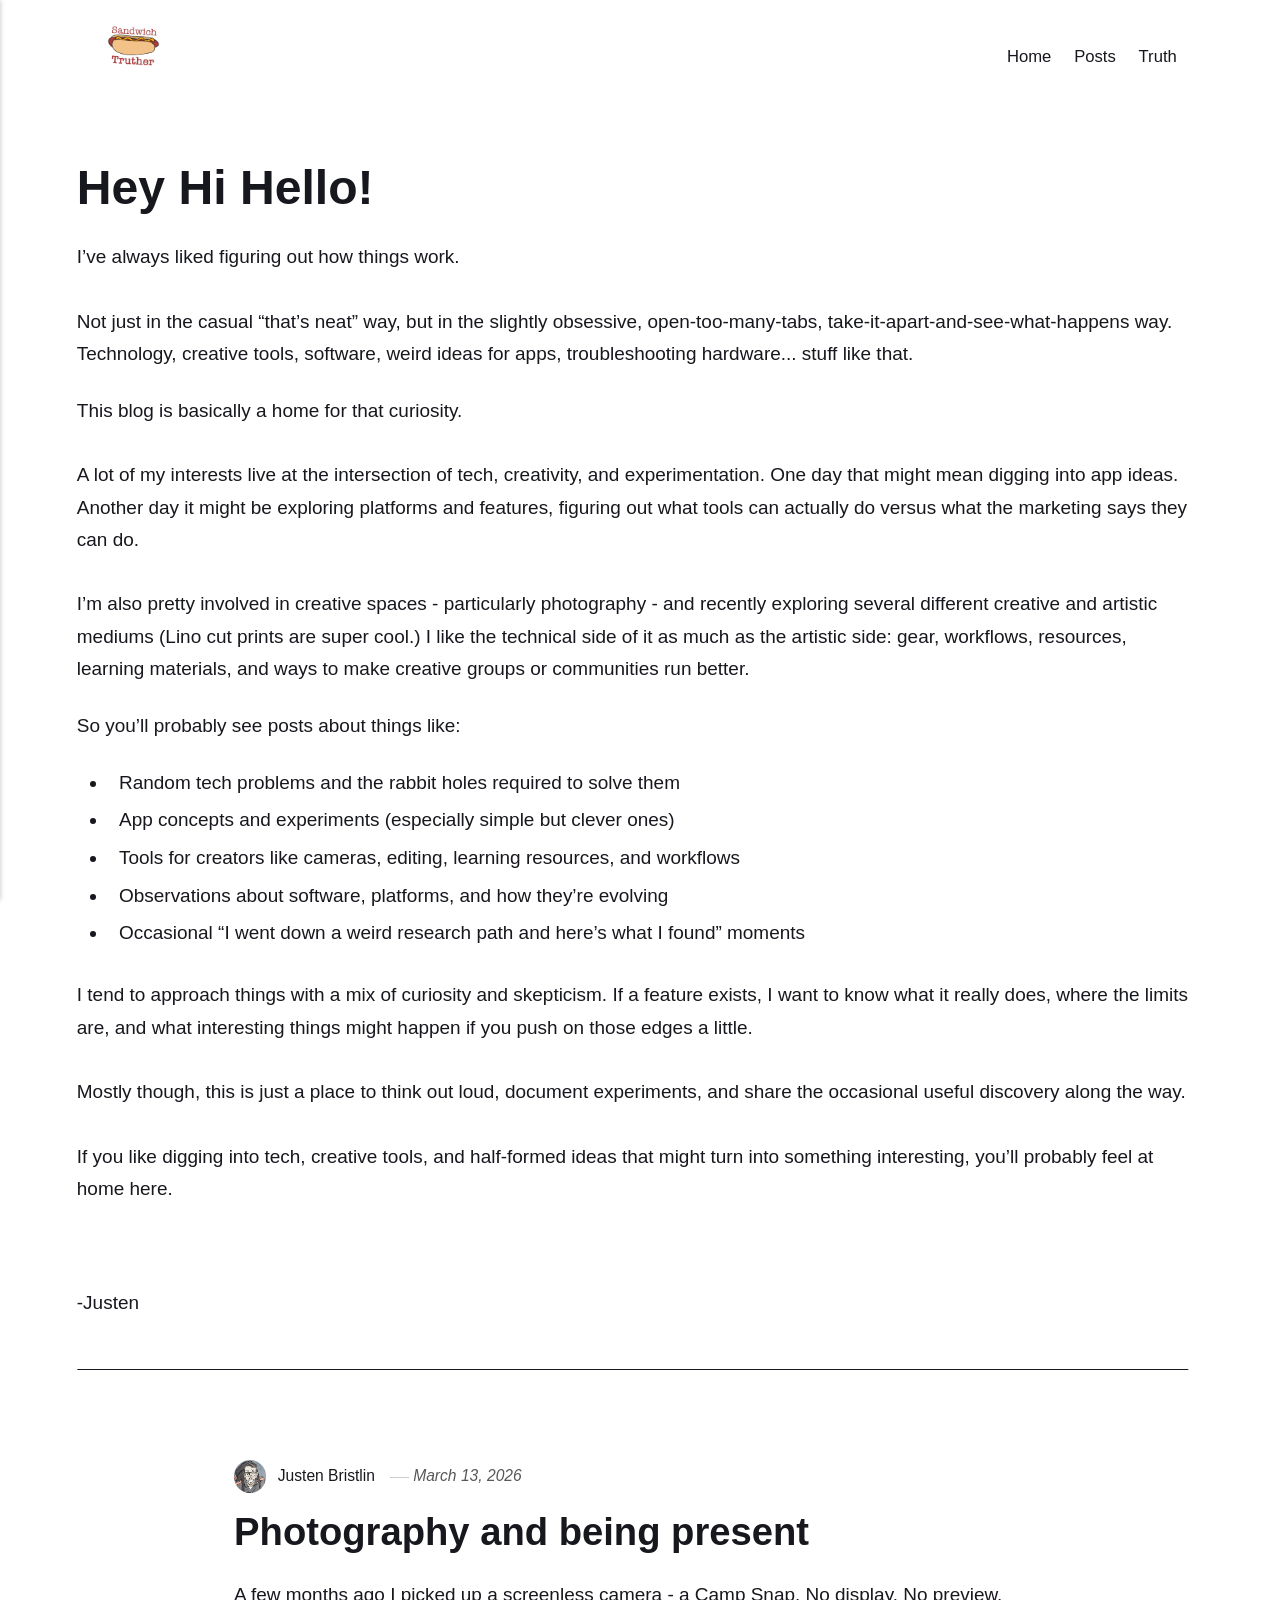
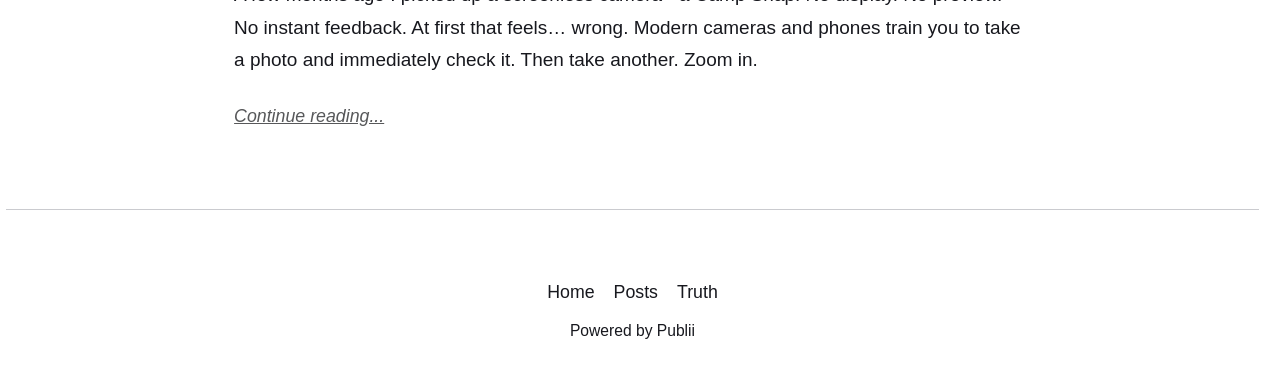
<file: index.html>
<!DOCTYPE html><html lang="en-gb"><head><meta charset="utf-8"><meta http-equiv="X-UA-Compatible" content="IE=edge"><meta name="viewport" content="width=device-width,initial-scale=1"><title>Justen&#x27;s blog</title><meta name="generator" content="Publii Open-Source CMS for Static Site"><link rel="canonical" href="https://jaydubbee.github.io/Sour-Cream-and-Fire-Sauce/"><link rel="alternate" type="application/atom+xml" href="https://jaydubbee.github.io/Sour-Cream-and-Fire-Sauce/feed.xml" title="Justen&#x27;s blog - RSS"><link rel="alternate" type="application/json" href="https://jaydubbee.github.io/Sour-Cream-and-Fire-Sauce/feed.json" title="Justen&#x27;s blog - JSON"><meta property="og:title" content="Justen's blog"><meta property="og:image" content="https://jaydubbee.github.io/Sour-Cream-and-Fire-Sauce/media/website/Sandwich-Truther.png"><meta property="og:image:width" content="2752"><meta property="og:image:height" content="2064"><meta property="og:site_name" content="Justen's blog"><meta property="og:description" content=""><meta property="og:url" content="https://jaydubbee.github.io/Sour-Cream-and-Fire-Sauce/"><meta property="og:type" content="website"><link rel="stylesheet" href="https://jaydubbee.github.io/Sour-Cream-and-Fire-Sauce/assets/css/style.css?v=dfd62100b0cac467c98e897f8062802e"><script type="application/ld+json">{"@context":"http://schema.org","@type":"Organization","name":"Justen's blog","logo":"https://jaydubbee.github.io/Sour-Cream-and-Fire-Sauce/media/website/Sandwich-Truther.png","url":"https://jaydubbee.github.io/Sour-Cream-and-Fire-Sauce/"}</script><noscript><style>img[loading] {
                    opacity: 1;
                }</style></noscript></head><body class="home-template"><header class="top js-header"><a class="logo" href="https://jaydubbee.github.io/Sour-Cream-and-Fire-Sauce/"><img src="https://jaydubbee.github.io/Sour-Cream-and-Fire-Sauce/media/website/Sandwich-Truther.png" alt="Justen&#x27;s blog" width="2752" height="2064"></a><nav class="navbar js-navbar"><button class="navbar__toggle js-toggle" aria-label="Menu" aria-haspopup="true" aria-expanded="false"><span class="navbar__toggle-box"><span class="navbar__toggle-inner">Menu</span></span></button><ul class="navbar__menu"><li class="active"><a href="https://jaydubbee.github.io/Sour-Cream-and-Fire-Sauce/" title="Home" target="_self">Home</a></li><li><a href="https://jaydubbee.github.io/Sour-Cream-and-Fire-Sauce/" title="Posts" target="_self">Posts</a></li><li><a href="https://jaydubbee.github.io/Sour-Cream-and-Fire-Sauce/hey-hi-hello.html" title="Truth" target="_self">Truth</a></li></ul></nav></header><main><div class="hero hero--noimage"><header class="hero__content"><div class="wrapper"><h1>Hey Hi Hello!</h1><p>I’ve always liked figuring out how things work.<br><br>Not just in the casual “that’s neat” way, but in the slightly obsessive, open-too-many-tabs, take-it-apart-and-see-what-happens way. Technology, creative tools, software, weird ideas for apps, troubleshooting hardware... stuff like that.</p><p>This blog is basically a home for that curiosity.<br><br>A lot of my interests live at the intersection of tech, creativity, and experimentation. One day that might mean digging into app ideas. Another day it might be exploring platforms and features, figuring out what tools can actually do versus what the marketing says they can do.<br><br>I’m also pretty involved in creative spaces - particularly photography - and recently exploring several different creative and artistic mediums (Lino cut prints are super cool.) I like the technical side of it as much as the artistic side: gear, workflows, resources, learning materials, and ways to make creative groups or communities run better.</p><p>So you’ll probably see posts about things like:</p><ul><li>Random tech problems and the rabbit holes required to solve them</li><li>App concepts and experiments (especially simple but clever ones)</li><li>Tools for creators like cameras, editing, learning resources, and workflows</li><li>Observations about software, platforms, and how they’re evolving</li><li>Occasional “I went down a weird research path and here’s what I found” moments</li></ul><p>I tend to approach things with a mix of curiosity and skepticism. If a feature exists, I want to know what it really does, where the limits are, and what interesting things might happen if you push on those edges a little.<br><br>Mostly though, this is just a place to think out loud, document experiments, and share the occasional useful discovery along the way.<br><br>If you like digging into tech, creative tools, and half-formed ideas that might turn into something interesting, you’ll probably feel at home here.</p><p> </p><p>-Justen</p></div></header></div><div class="wrapper feed"><article class="feed__item feed__item--centered"><div class="feed__content"><header><div class="feed__meta"><img src="https://jaydubbee.github.io/Sour-Cream-and-Fire-Sauce/media/website/Screenshot-2026-03-13-110055.png" loading="lazy" height="445" width="484" class="feed__author-thumb" alt=""> <a href="https://jaydubbee.github.io/Sour-Cream-and-Fire-Sauce/authors/justen-bristlin/" class="feed__author">Justen Bristlin</a> <time datetime="2026-03-13T10:35" class="feed__date">March 13, 2026</time></div><h2 class="feed__title"><a href="https://jaydubbee.github.io/Sour-Cream-and-Fire-Sauce/photography-and-being-present.html">Photography and being present</a></h2></header><p>A few months ago I picked up a screenless camera - a Camp Snap. No display. No preview. No instant feedback. At first that feels… wrong. Modern cameras and phones train you to take a photo and immediately check it. Then take another. Zoom in.</p><a href="https://jaydubbee.github.io/Sour-Cream-and-Fire-Sauce/photography-and-being-present.html" class="readmore feed__readmore">Continue reading...</a></div></article></div></main><footer class="footer"><div class="wrapper"><nav class="footer__nav"><ul><li class="active"><a href="https://jaydubbee.github.io/Sour-Cream-and-Fire-Sauce/" class="al" title="Home" target="_self">Home</a></li><li><a href="https://jaydubbee.github.io/Sour-Cream-and-Fire-Sauce/" class="al" title="Posts" target="_self">Posts</a></li><li><a href="https://jaydubbee.github.io/Sour-Cream-and-Fire-Sauce/hey-hi-hello.html" class="al" title="Truth" target="_self">Truth</a></li></ul></nav><div class="footer__copyright"><p>Powered by Publii</p></div><button id="backToTop" class="footer__bttop" aria-label="Back to top" title="Back to top"><svg width="20" height="20"><use xlink:href="https://jaydubbee.github.io/Sour-Cream-and-Fire-Sauce/assets/svg/svg-map.svg#toparrow"/></svg></button></div></footer><script defer="defer" src="https://jaydubbee.github.io/Sour-Cream-and-Fire-Sauce/assets/js/scripts.min.js?v=d0fc1030089a37f93a2d51bf6d07565c"></script><script>window.publiiThemeMenuConfig={mobileMenuMode:'sidebar',animationSpeed:300,submenuWidth: 'auto',doubleClickTime:500,mobileMenuExpandableSubmenus:true,relatedContainerForOverlayMenuSelector:'.top'};</script><script>var images = document.querySelectorAll('img[loading]');
        for (var i = 0; i < images.length; i++) {
            if (images[i].complete) {
                images[i].classList.add('is-loaded');
            } else {
                images[i].addEventListener('load', function () {
                    this.classList.add('is-loaded');
                }, false);
            }
        }</script></body></html>
</file>
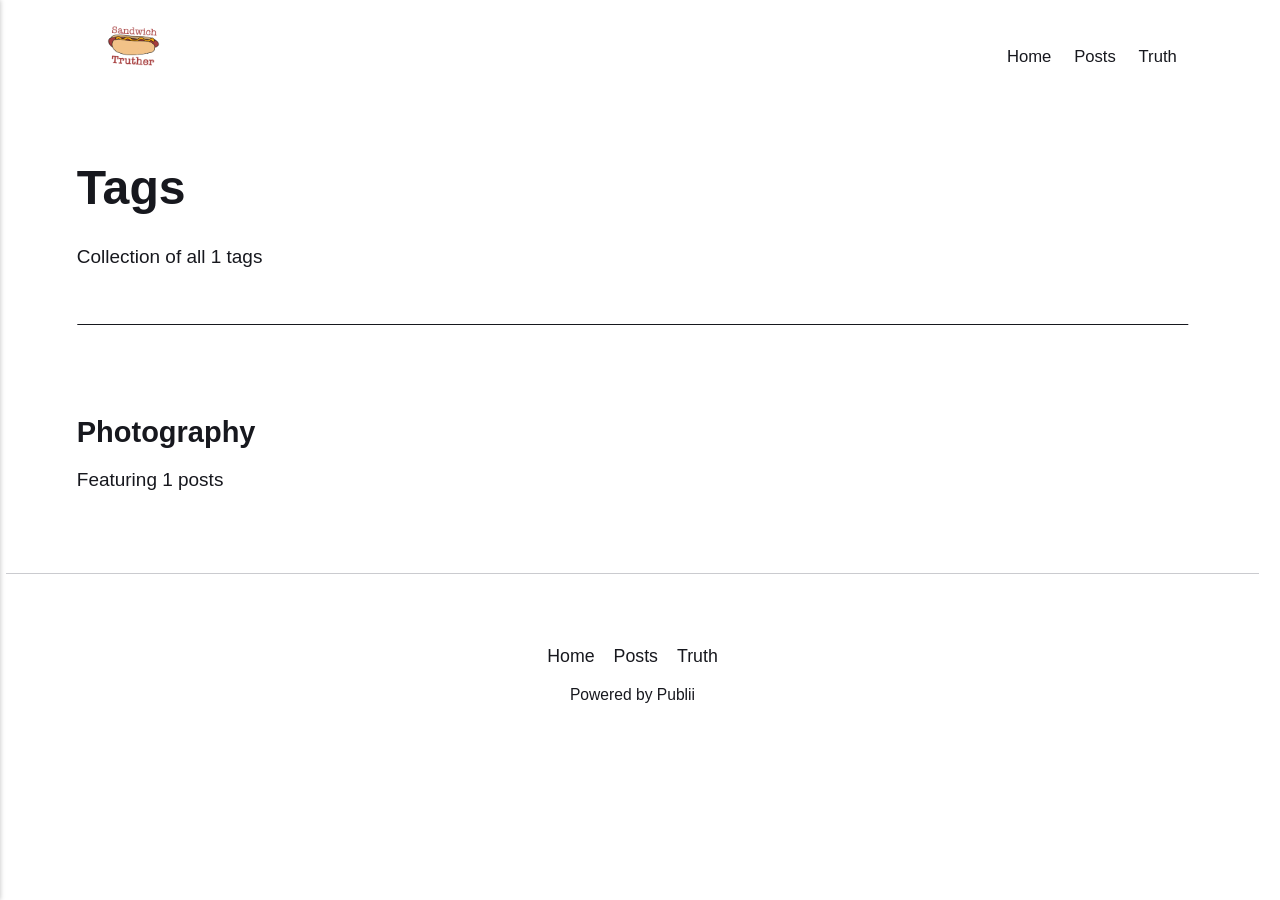
<file: tags/index.html>
<!DOCTYPE html><html lang="en-gb"><head><meta charset="utf-8"><meta http-equiv="X-UA-Compatible" content="IE=edge"><meta name="viewport" content="width=device-width,initial-scale=1"><title>All tags - Justen&#x27;s blog</title><meta name="robots" content="noindex, follow"><meta name="generator" content="Publii Open-Source CMS for Static Site"><link rel="alternate" type="application/atom+xml" href="https://jaydubbee.github.io/Sour-Cream-and-Fire-Sauce/feed.xml" title="Justen&#x27;s blog - RSS"><link rel="alternate" type="application/json" href="https://jaydubbee.github.io/Sour-Cream-and-Fire-Sauce/feed.json" title="Justen&#x27;s blog - JSON"><meta property="og:title" content="Justen's blog"><meta property="og:image" content="https://jaydubbee.github.io/Sour-Cream-and-Fire-Sauce/media/website/Sandwich-Truther.png"><meta property="og:image:width" content="2752"><meta property="og:image:height" content="2064"><meta property="og:site_name" content="Justen's blog"><meta property="og:description" content=""><meta property="og:url" content="https://jaydubbee.github.io/Sour-Cream-and-Fire-Sauce/tags/"><meta property="og:type" content="website"><link rel="stylesheet" href="https://jaydubbee.github.io/Sour-Cream-and-Fire-Sauce/assets/css/style.css?v=dfd62100b0cac467c98e897f8062802e"><script type="application/ld+json">{"@context":"http://schema.org","@type":"Organization","name":"Justen's blog","logo":"https://jaydubbee.github.io/Sour-Cream-and-Fire-Sauce/media/website/Sandwich-Truther.png","url":"https://jaydubbee.github.io/Sour-Cream-and-Fire-Sauce/"}</script><noscript><style>img[loading] {
                    opacity: 1;
                }</style></noscript></head><body class="tags-template"><header class="top js-header"><a class="logo" href="https://jaydubbee.github.io/Sour-Cream-and-Fire-Sauce/"><img src="https://jaydubbee.github.io/Sour-Cream-and-Fire-Sauce/media/website/Sandwich-Truther.png" alt="Justen&#x27;s blog" width="2752" height="2064"></a><nav class="navbar js-navbar"><button class="navbar__toggle js-toggle" aria-label="Menu" aria-haspopup="true" aria-expanded="false"><span class="navbar__toggle-box"><span class="navbar__toggle-inner">Menu</span></span></button><ul class="navbar__menu"><li><a href="https://jaydubbee.github.io/Sour-Cream-and-Fire-Sauce/" title="Home" target="_self">Home</a></li><li><a href="https://jaydubbee.github.io/Sour-Cream-and-Fire-Sauce/" title="Posts" target="_self">Posts</a></li><li><a href="https://jaydubbee.github.io/Sour-Cream-and-Fire-Sauce/hey-hi-hello.html" title="Truth" target="_self">Truth</a></li></ul></nav></header><main class="page page--tags"><div class="hero hero--noimage"><header class="hero__content"><div class="wrapper"><h1>Tags</h1><p class="page__desc">Collection of all 1 tags</p></div></header></div><div class="wrapper"><ul class="feed feed--grid"><li class="feed__item"><div class="feed__content"><h2 class="h3"><a href="https://jaydubbee.github.io/Sour-Cream-and-Fire-Sauce/tags/photography/">Photography</a></h2><p>Featuring 1 posts</p></div></li></ul></div></main><footer class="footer"><div class="wrapper"><nav class="footer__nav"><ul><li><a href="https://jaydubbee.github.io/Sour-Cream-and-Fire-Sauce/" class="al" title="Home" target="_self">Home</a></li><li><a href="https://jaydubbee.github.io/Sour-Cream-and-Fire-Sauce/" class="al" title="Posts" target="_self">Posts</a></li><li><a href="https://jaydubbee.github.io/Sour-Cream-and-Fire-Sauce/hey-hi-hello.html" class="al" title="Truth" target="_self">Truth</a></li></ul></nav><div class="footer__copyright"><p>Powered by Publii</p></div><button id="backToTop" class="footer__bttop" aria-label="Back to top" title="Back to top"><svg width="20" height="20"><use xlink:href="https://jaydubbee.github.io/Sour-Cream-and-Fire-Sauce/assets/svg/svg-map.svg#toparrow"/></svg></button></div></footer><script defer="defer" src="https://jaydubbee.github.io/Sour-Cream-and-Fire-Sauce/assets/js/scripts.min.js?v=d0fc1030089a37f93a2d51bf6d07565c"></script><script>window.publiiThemeMenuConfig={mobileMenuMode:'sidebar',animationSpeed:300,submenuWidth: 'auto',doubleClickTime:500,mobileMenuExpandableSubmenus:true,relatedContainerForOverlayMenuSelector:'.top'};</script><script>var images = document.querySelectorAll('img[loading]');
        for (var i = 0; i < images.length; i++) {
            if (images[i].complete) {
                images[i].classList.add('is-loaded');
            } else {
                images[i].addEventListener('load', function () {
                    this.classList.add('is-loaded');
                }, false);
            }
        }</script></body></html>
</file>
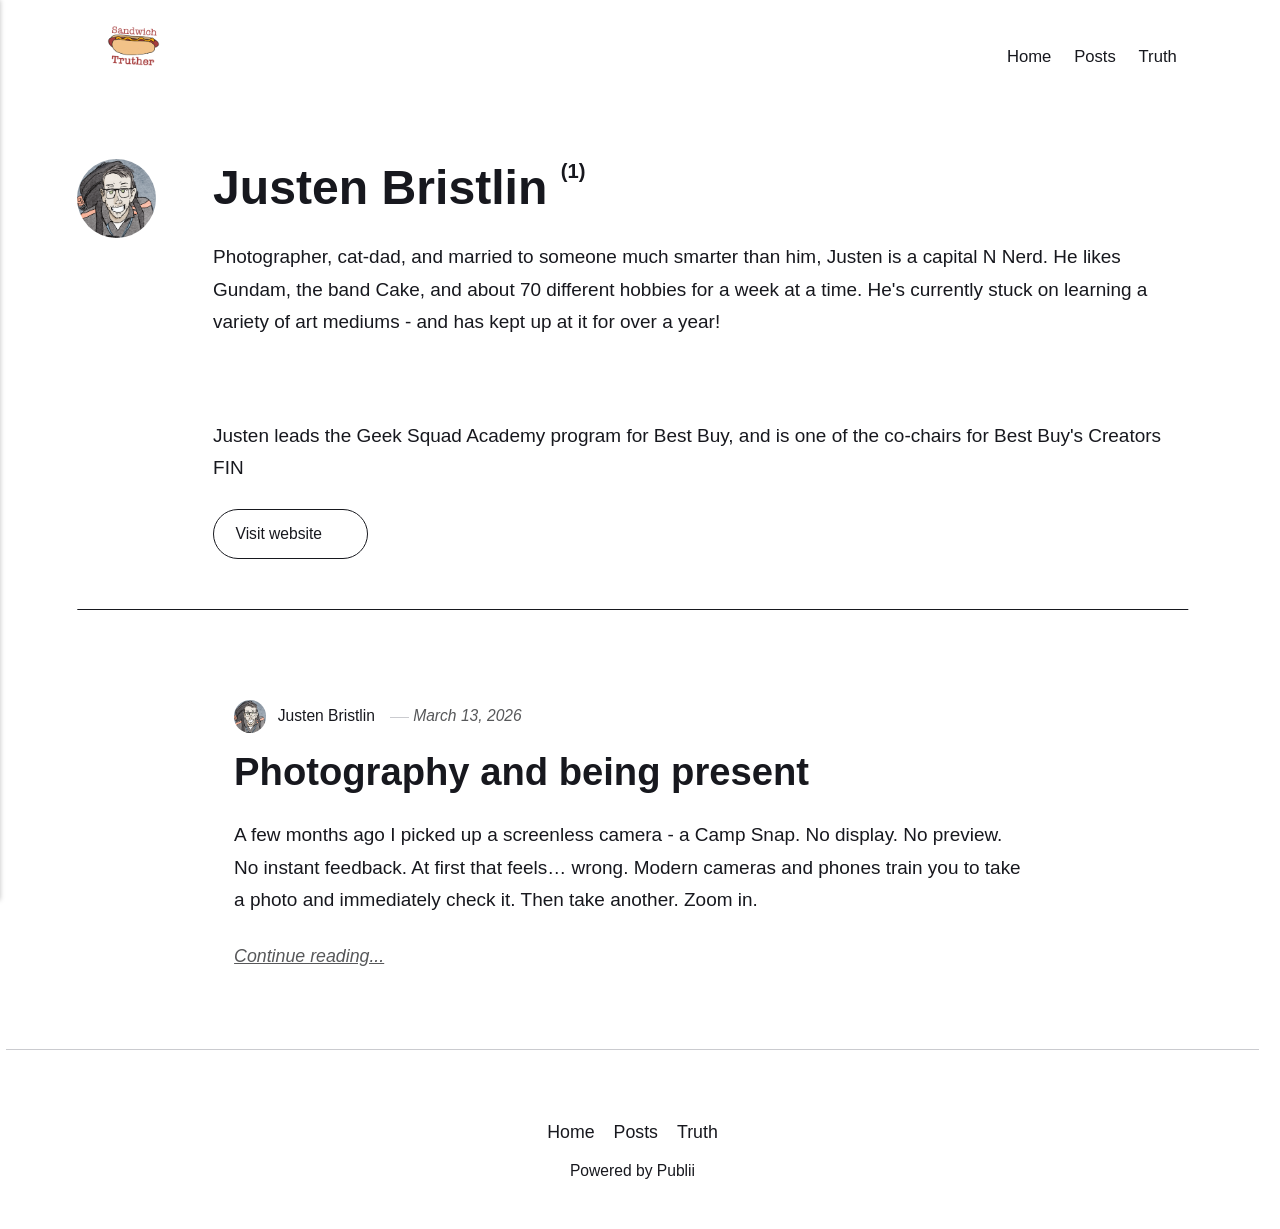
<file: authors/justen-bristlin/index.html>
<!DOCTYPE html><html lang="en-gb"><head><meta charset="utf-8"><meta http-equiv="X-UA-Compatible" content="IE=edge"><meta name="viewport" content="width=device-width,initial-scale=1"><title>Author: Justen Bristlin - Justen&#x27;s blog</title><meta name="robots" content="noindex, follow"><meta name="generator" content="Publii Open-Source CMS for Static Site"><link rel="alternate" type="application/atom+xml" href="https://jaydubbee.github.io/Sour-Cream-and-Fire-Sauce/feed.xml" title="Justen&#x27;s blog - RSS"><link rel="alternate" type="application/json" href="https://jaydubbee.github.io/Sour-Cream-and-Fire-Sauce/feed.json" title="Justen&#x27;s blog - JSON"><meta property="og:title" content="Justen Bristlin"><meta property="og:image" content="https://jaydubbee.github.io/Sour-Cream-and-Fire-Sauce/media/website/Sandwich-Truther.png"><meta property="og:image:width" content="2752"><meta property="og:image:height" content="2064"><meta property="og:site_name" content="Justen's blog"><meta property="og:description" content=""><meta property="og:url" content="https://jaydubbee.github.io/Sour-Cream-and-Fire-Sauce/authors/justen-bristlin/"><meta property="og:type" content="website"><link rel="stylesheet" href="https://jaydubbee.github.io/Sour-Cream-and-Fire-Sauce/assets/css/style.css?v=dfd62100b0cac467c98e897f8062802e"><script type="application/ld+json">{"@context":"http://schema.org","@type":"Organization","name":"Justen's blog","logo":"https://jaydubbee.github.io/Sour-Cream-and-Fire-Sauce/media/website/Sandwich-Truther.png","url":"https://jaydubbee.github.io/Sour-Cream-and-Fire-Sauce/"}</script><noscript><style>img[loading] {
                    opacity: 1;
                }</style></noscript></head><body class="author-template"><header class="top js-header"><a class="logo" href="https://jaydubbee.github.io/Sour-Cream-and-Fire-Sauce/"><img src="https://jaydubbee.github.io/Sour-Cream-and-Fire-Sauce/media/website/Sandwich-Truther.png" alt="Justen&#x27;s blog" width="2752" height="2064"></a><nav class="navbar js-navbar"><button class="navbar__toggle js-toggle" aria-label="Menu" aria-haspopup="true" aria-expanded="false"><span class="navbar__toggle-box"><span class="navbar__toggle-inner">Menu</span></span></button><ul class="navbar__menu"><li><a href="https://jaydubbee.github.io/Sour-Cream-and-Fire-Sauce/" title="Home" target="_self">Home</a></li><li><a href="https://jaydubbee.github.io/Sour-Cream-and-Fire-Sauce/" title="Posts" target="_self">Posts</a></li><li><a href="https://jaydubbee.github.io/Sour-Cream-and-Fire-Sauce/hey-hi-hello.html" title="Truth" target="_self">Truth</a></li></ul></nav></header><main class="page page--author"><div class="hero hero--noimage"><header class="hero__content"><div class="wrapper page--author__wrapper"><img src="https://jaydubbee.github.io/Sour-Cream-and-Fire-Sauce/media/website/Screenshot-2026-03-13-110055.png" loading="lazy" height="445" width="484" class="page--author__avatar" alt="Justen Bristlin"><div><h1>Justen Bristlin <sup>(1)</sup></h1><div class="page__desc"><p>Photographer, cat-dad, and married to someone much smarter than him, Justen is a capital N Nerd. He likes Gundam, the band Cake, and about 70 different hobbies for a week at a time. He's currently stuck on learning a variety of art mediums - and has kept up at it for over a year!</p><p> </p><p>Justen leads the Geek Squad Academy program for Best Buy, and is one of the co-chairs for Best Buy's Creators FIN</p></div><div class="page--author__website"><a href="https://jaydubbee.github.io/Sour-Cream-and-Fire-Sauce/" target="_blank" rel="nofollow noreferrer noopener" class="btn btn--icon"><span>Visit website</span> <svg height="18" width="18" aria-hidden="true"><use xlink:href="https://jaydubbee.github.io/Sour-Cream-and-Fire-Sauce/assets/svg/svg-map.svg#website"/></svg></a></div></div></div></header></div><div class="wrapper feed"><article class="feed__item feed__item--centered"><div class="feed__content"><header><div class="feed__meta"><img src="https://jaydubbee.github.io/Sour-Cream-and-Fire-Sauce/media/website/Screenshot-2026-03-13-110055.png" loading="lazy" height="445" width="484" class="feed__author-thumb" alt=""> <a href="https://jaydubbee.github.io/Sour-Cream-and-Fire-Sauce/authors/justen-bristlin/" class="feed__author">Justen Bristlin</a> <time datetime="2026-03-13T10:35" class="feed__date">March 13, 2026</time></div><h2 class="feed__title"><a href="https://jaydubbee.github.io/Sour-Cream-and-Fire-Sauce/photography-and-being-present.html">Photography and being present</a></h2></header><p>A few months ago I picked up a screenless camera - a Camp Snap. No display. No preview. No instant feedback. At first that feels… wrong. Modern cameras and phones train you to take a photo and immediately check it. Then take another. Zoom in.</p><a href="https://jaydubbee.github.io/Sour-Cream-and-Fire-Sauce/photography-and-being-present.html" class="readmore feed__readmore">Continue reading...</a></div></article></div></main><footer class="footer"><div class="wrapper"><nav class="footer__nav"><ul><li><a href="https://jaydubbee.github.io/Sour-Cream-and-Fire-Sauce/" class="al" title="Home" target="_self">Home</a></li><li><a href="https://jaydubbee.github.io/Sour-Cream-and-Fire-Sauce/" class="al" title="Posts" target="_self">Posts</a></li><li><a href="https://jaydubbee.github.io/Sour-Cream-and-Fire-Sauce/hey-hi-hello.html" class="al" title="Truth" target="_self">Truth</a></li></ul></nav><div class="footer__copyright"><p>Powered by Publii</p></div><button id="backToTop" class="footer__bttop" aria-label="Back to top" title="Back to top"><svg width="20" height="20"><use xlink:href="https://jaydubbee.github.io/Sour-Cream-and-Fire-Sauce/assets/svg/svg-map.svg#toparrow"/></svg></button></div></footer><script defer="defer" src="https://jaydubbee.github.io/Sour-Cream-and-Fire-Sauce/assets/js/scripts.min.js?v=d0fc1030089a37f93a2d51bf6d07565c"></script><script>window.publiiThemeMenuConfig={mobileMenuMode:'sidebar',animationSpeed:300,submenuWidth: 'auto',doubleClickTime:500,mobileMenuExpandableSubmenus:true,relatedContainerForOverlayMenuSelector:'.top'};</script><script>var images = document.querySelectorAll('img[loading]');
        for (var i = 0; i < images.length; i++) {
            if (images[i].complete) {
                images[i].classList.add('is-loaded');
            } else {
                images[i].addEventListener('load', function () {
                    this.classList.add('is-loaded');
                }, false);
            }
        }</script></body></html>
</file>
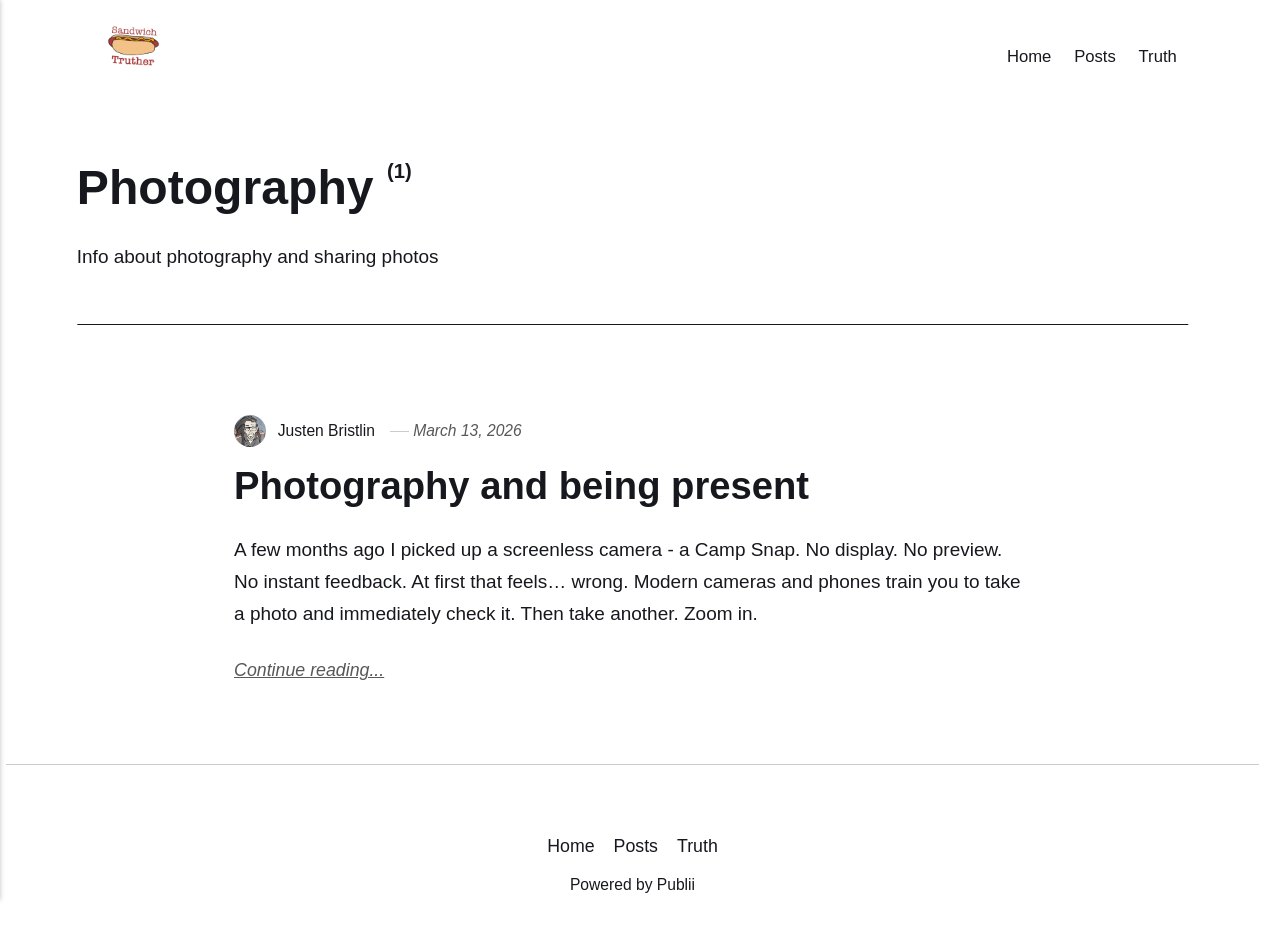
<file: tags/photography/index.html>
<!DOCTYPE html><html lang="en-gb"><head><meta charset="utf-8"><meta http-equiv="X-UA-Compatible" content="IE=edge"><meta name="viewport" content="width=device-width,initial-scale=1"><title>Tag: Photography - Justen&#x27;s blog</title><meta name="robots" content="noindex, follow"><meta name="generator" content="Publii Open-Source CMS for Static Site"><link rel="alternate" type="application/atom+xml" href="https://jaydubbee.github.io/Sour-Cream-and-Fire-Sauce/feed.xml" title="Justen&#x27;s blog - RSS"><link rel="alternate" type="application/json" href="https://jaydubbee.github.io/Sour-Cream-and-Fire-Sauce/feed.json" title="Justen&#x27;s blog - JSON"><meta property="og:title" content="Photography"><meta property="og:image" content="https://jaydubbee.github.io/Sour-Cream-and-Fire-Sauce/media/website/Sandwich-Truther.png"><meta property="og:image:width" content="2752"><meta property="og:image:height" content="2064"><meta property="og:site_name" content="Justen's blog"><meta property="og:description" content=""><meta property="og:url" content="https://jaydubbee.github.io/Sour-Cream-and-Fire-Sauce/tags/photography/"><meta property="og:type" content="website"><link rel="stylesheet" href="https://jaydubbee.github.io/Sour-Cream-and-Fire-Sauce/assets/css/style.css?v=dfd62100b0cac467c98e897f8062802e"><script type="application/ld+json">{"@context":"http://schema.org","@type":"Organization","name":"Justen's blog","logo":"https://jaydubbee.github.io/Sour-Cream-and-Fire-Sauce/media/website/Sandwich-Truther.png","url":"https://jaydubbee.github.io/Sour-Cream-and-Fire-Sauce/"}</script><noscript><style>img[loading] {
                    opacity: 1;
                }</style></noscript></head><body class="tag-template"><header class="top js-header"><a class="logo" href="https://jaydubbee.github.io/Sour-Cream-and-Fire-Sauce/"><img src="https://jaydubbee.github.io/Sour-Cream-and-Fire-Sauce/media/website/Sandwich-Truther.png" alt="Justen&#x27;s blog" width="2752" height="2064"></a><nav class="navbar js-navbar"><button class="navbar__toggle js-toggle" aria-label="Menu" aria-haspopup="true" aria-expanded="false"><span class="navbar__toggle-box"><span class="navbar__toggle-inner">Menu</span></span></button><ul class="navbar__menu"><li><a href="https://jaydubbee.github.io/Sour-Cream-and-Fire-Sauce/" title="Home" target="_self">Home</a></li><li><a href="https://jaydubbee.github.io/Sour-Cream-and-Fire-Sauce/" title="Posts" target="_self">Posts</a></li><li><a href="https://jaydubbee.github.io/Sour-Cream-and-Fire-Sauce/hey-hi-hello.html" title="Truth" target="_self">Truth</a></li></ul></nav></header><main class="page page--tag"><div class="hero hero--noimage"><header class="hero__content"><div class="wrapper"><h1>Photography <sup>(1)</sup></h1><div class="page__desc"><p>Info about photography and sharing photos</p></div></div></header></div><div class="wrapper feed"><article class="feed__item feed__item--centered"><div class="feed__content"><header><div class="feed__meta"><img src="https://jaydubbee.github.io/Sour-Cream-and-Fire-Sauce/media/website/Screenshot-2026-03-13-110055.png" loading="lazy" height="445" width="484" class="feed__author-thumb" alt=""> <a href="https://jaydubbee.github.io/Sour-Cream-and-Fire-Sauce/authors/justen-bristlin/" class="feed__author">Justen Bristlin</a> <time datetime="2026-03-13T10:35" class="feed__date">March 13, 2026</time></div><h2 class="feed__title"><a href="https://jaydubbee.github.io/Sour-Cream-and-Fire-Sauce/photography-and-being-present.html">Photography and being present</a></h2></header><p>A few months ago I picked up a screenless camera - a Camp Snap. No display. No preview. No instant feedback. At first that feels… wrong. Modern cameras and phones train you to take a photo and immediately check it. Then take another. Zoom in.</p><a href="https://jaydubbee.github.io/Sour-Cream-and-Fire-Sauce/photography-and-being-present.html" class="readmore feed__readmore">Continue reading...</a></div></article></div></main><footer class="footer"><div class="wrapper"><nav class="footer__nav"><ul><li><a href="https://jaydubbee.github.io/Sour-Cream-and-Fire-Sauce/" class="al" title="Home" target="_self">Home</a></li><li><a href="https://jaydubbee.github.io/Sour-Cream-and-Fire-Sauce/" class="al" title="Posts" target="_self">Posts</a></li><li><a href="https://jaydubbee.github.io/Sour-Cream-and-Fire-Sauce/hey-hi-hello.html" class="al" title="Truth" target="_self">Truth</a></li></ul></nav><div class="footer__copyright"><p>Powered by Publii</p></div><button id="backToTop" class="footer__bttop" aria-label="Back to top" title="Back to top"><svg width="20" height="20"><use xlink:href="https://jaydubbee.github.io/Sour-Cream-and-Fire-Sauce/assets/svg/svg-map.svg#toparrow"/></svg></button></div></footer><script defer="defer" src="https://jaydubbee.github.io/Sour-Cream-and-Fire-Sauce/assets/js/scripts.min.js?v=d0fc1030089a37f93a2d51bf6d07565c"></script><script>window.publiiThemeMenuConfig={mobileMenuMode:'sidebar',animationSpeed:300,submenuWidth: 'auto',doubleClickTime:500,mobileMenuExpandableSubmenus:true,relatedContainerForOverlayMenuSelector:'.top'};</script><script>var images = document.querySelectorAll('img[loading]');
        for (var i = 0; i < images.length; i++) {
            if (images[i].complete) {
                images[i].classList.add('is-loaded');
            } else {
                images[i].addEventListener('load', function () {
                    this.classList.add('is-loaded');
                }, false);
            }
        }</script></body></html>
</file>
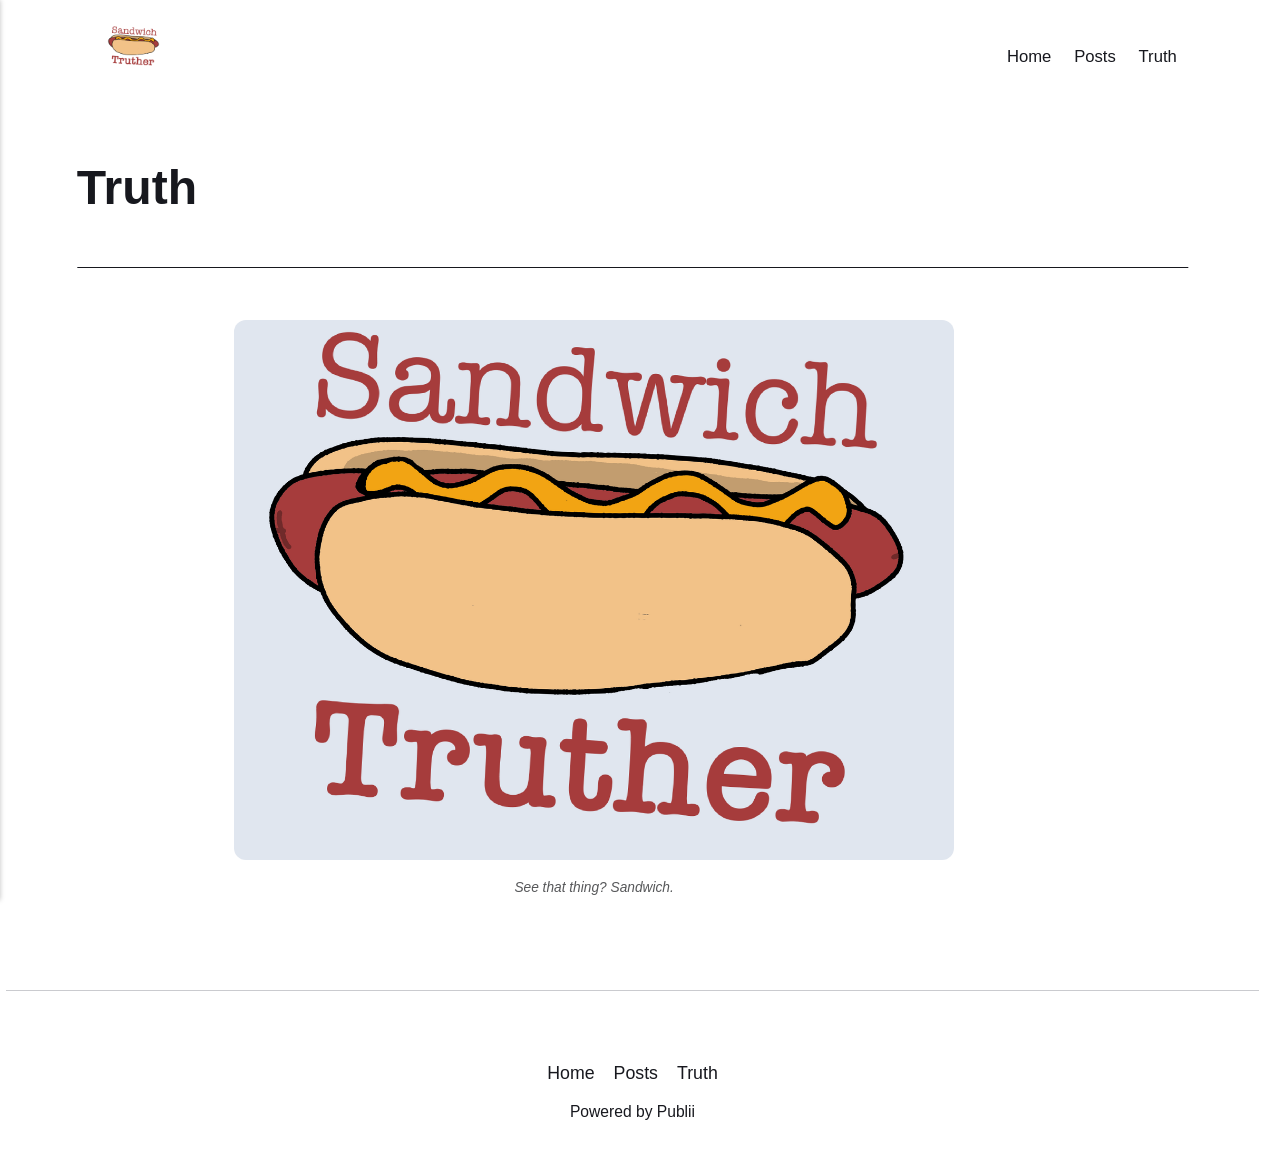
<file: hey-hi-hello.html>
<!DOCTYPE html><html lang="en-gb"><head><meta charset="utf-8"><meta http-equiv="X-UA-Compatible" content="IE=edge"><meta name="viewport" content="width=device-width,initial-scale=1"><title>Truth - Justen&#x27;s blog</title><meta name="description" content="See that thing? Sandwich."><meta name="generator" content="Publii Open-Source CMS for Static Site"><link rel="canonical" href="https://jaydubbee.github.io/Sour-Cream-and-Fire-Sauce/hey-hi-hello.html"><link rel="alternate" type="application/atom+xml" href="https://jaydubbee.github.io/Sour-Cream-and-Fire-Sauce/feed.xml" title="Justen&#x27;s blog - RSS"><link rel="alternate" type="application/json" href="https://jaydubbee.github.io/Sour-Cream-and-Fire-Sauce/feed.json" title="Justen&#x27;s blog - JSON"><meta property="og:title" content="Truth"><meta property="og:image" content="https://jaydubbee.github.io/Sour-Cream-and-Fire-Sauce/media/website/Sandwich-Truther.png"><meta property="og:image:width" content="2752"><meta property="og:image:height" content="2064"><meta property="og:site_name" content="Justen's blog"><meta property="og:description" content="See that thing? Sandwich."><meta property="og:url" content="https://jaydubbee.github.io/Sour-Cream-and-Fire-Sauce/hey-hi-hello.html"><meta property="og:type" content="article"><link rel="stylesheet" href="https://jaydubbee.github.io/Sour-Cream-and-Fire-Sauce/assets/css/style.css?v=dfd62100b0cac467c98e897f8062802e"><script type="application/ld+json">{"@context":"http://schema.org","@type":"Article","mainEntityOfPage":{"@type":"WebPage","@id":"https://jaydubbee.github.io/Sour-Cream-and-Fire-Sauce/hey-hi-hello.html"},"headline":"Truth","datePublished":"2026-03-13T10:48-05:00","dateModified":"2026-03-13T12:19-05:00","image":{"@type":"ImageObject","url":"https://jaydubbee.github.io/Sour-Cream-and-Fire-Sauce/media/website/Sandwich-Truther.png","height":2064,"width":2752},"description":"See that thing? Sandwich.","author":{"@type":"Person","name":"Justen Bristlin","url":"https://jaydubbee.github.io/Sour-Cream-and-Fire-Sauce/authors/justen-bristlin/"},"publisher":{"@type":"Organization","name":"Justen Bristlin","logo":{"@type":"ImageObject","url":"https://jaydubbee.github.io/Sour-Cream-and-Fire-Sauce/media/website/Sandwich-Truther.png","height":2064,"width":2752}}}</script><noscript><style>img[loading] {
                    opacity: 1;
                }</style></noscript></head><body class="page-template"><header class="top js-header"><a class="logo" href="https://jaydubbee.github.io/Sour-Cream-and-Fire-Sauce/"><img src="https://jaydubbee.github.io/Sour-Cream-and-Fire-Sauce/media/website/Sandwich-Truther.png" alt="Justen&#x27;s blog" width="2752" height="2064"></a><nav class="navbar js-navbar"><button class="navbar__toggle js-toggle" aria-label="Menu" aria-haspopup="true" aria-expanded="false"><span class="navbar__toggle-box"><span class="navbar__toggle-inner">Menu</span></span></button><ul class="navbar__menu"><li class="active"><a href="https://jaydubbee.github.io/Sour-Cream-and-Fire-Sauce/" title="Home" target="_self">Home</a></li><li><a href="https://jaydubbee.github.io/Sour-Cream-and-Fire-Sauce/" title="Posts" target="_self">Posts</a></li><li class="active"><a href="https://jaydubbee.github.io/Sour-Cream-and-Fire-Sauce/hey-hi-hello.html" title="Truth" target="_self">Truth</a></li></ul></nav></header><main class="page"><article class="content"><div class="hero hero--noimage"><header class="hero__content"><div class="wrapper"><h1>Truth</h1></div></header></div><div class="entry-wrapper content__entry"><figure class="post__image post__image--center"><img loading="lazy" src="https://jaydubbee.github.io/Sour-Cream-and-Fire-Sauce/media/posts/2/Sandwich-Truther.png" alt="See that thing? Sandwich" width="720" height="540" sizes="(max-width: 1920px) 100vw, 1920px" srcset="https://jaydubbee.github.io/Sour-Cream-and-Fire-Sauce/media/posts/2/responsive/Sandwich-Truther-xs.png 640w, https://jaydubbee.github.io/Sour-Cream-and-Fire-Sauce/media/posts/2/responsive/Sandwich-Truther-sm.png 768w, https://jaydubbee.github.io/Sour-Cream-and-Fire-Sauce/media/posts/2/responsive/Sandwich-Truther-md.png 1024w, https://jaydubbee.github.io/Sour-Cream-and-Fire-Sauce/media/posts/2/responsive/Sandwich-Truther-lg.png 1366w, https://jaydubbee.github.io/Sour-Cream-and-Fire-Sauce/media/posts/2/responsive/Sandwich-Truther-xl.png 1600w, https://jaydubbee.github.io/Sour-Cream-and-Fire-Sauce/media/posts/2/responsive/Sandwich-Truther-2xl.png 1920w"><figcaption>See that thing? Sandwich.</figcaption></figure></div></article></main><footer class="footer"><div class="wrapper"><nav class="footer__nav"><ul><li class="active"><a href="https://jaydubbee.github.io/Sour-Cream-and-Fire-Sauce/" class="al" title="Home" target="_self">Home</a></li><li><a href="https://jaydubbee.github.io/Sour-Cream-and-Fire-Sauce/" class="al" title="Posts" target="_self">Posts</a></li><li class="active"><a href="https://jaydubbee.github.io/Sour-Cream-and-Fire-Sauce/hey-hi-hello.html" class="al" title="Truth" target="_self">Truth</a></li></ul></nav><div class="footer__copyright"><p>Powered by Publii</p></div><button id="backToTop" class="footer__bttop" aria-label="Back to top" title="Back to top"><svg width="20" height="20"><use xlink:href="https://jaydubbee.github.io/Sour-Cream-and-Fire-Sauce/assets/svg/svg-map.svg#toparrow"/></svg></button></div></footer><script defer="defer" src="https://jaydubbee.github.io/Sour-Cream-and-Fire-Sauce/assets/js/scripts.min.js?v=d0fc1030089a37f93a2d51bf6d07565c"></script><script>window.publiiThemeMenuConfig={mobileMenuMode:'sidebar',animationSpeed:300,submenuWidth: 'auto',doubleClickTime:500,mobileMenuExpandableSubmenus:true,relatedContainerForOverlayMenuSelector:'.top'};</script><script>var images = document.querySelectorAll('img[loading]');
        for (var i = 0; i < images.length; i++) {
            if (images[i].complete) {
                images[i].classList.add('is-loaded');
            } else {
                images[i].addEventListener('load', function () {
                    this.classList.add('is-loaded');
                }, false);
            }
        }</script></body></html>
</file>
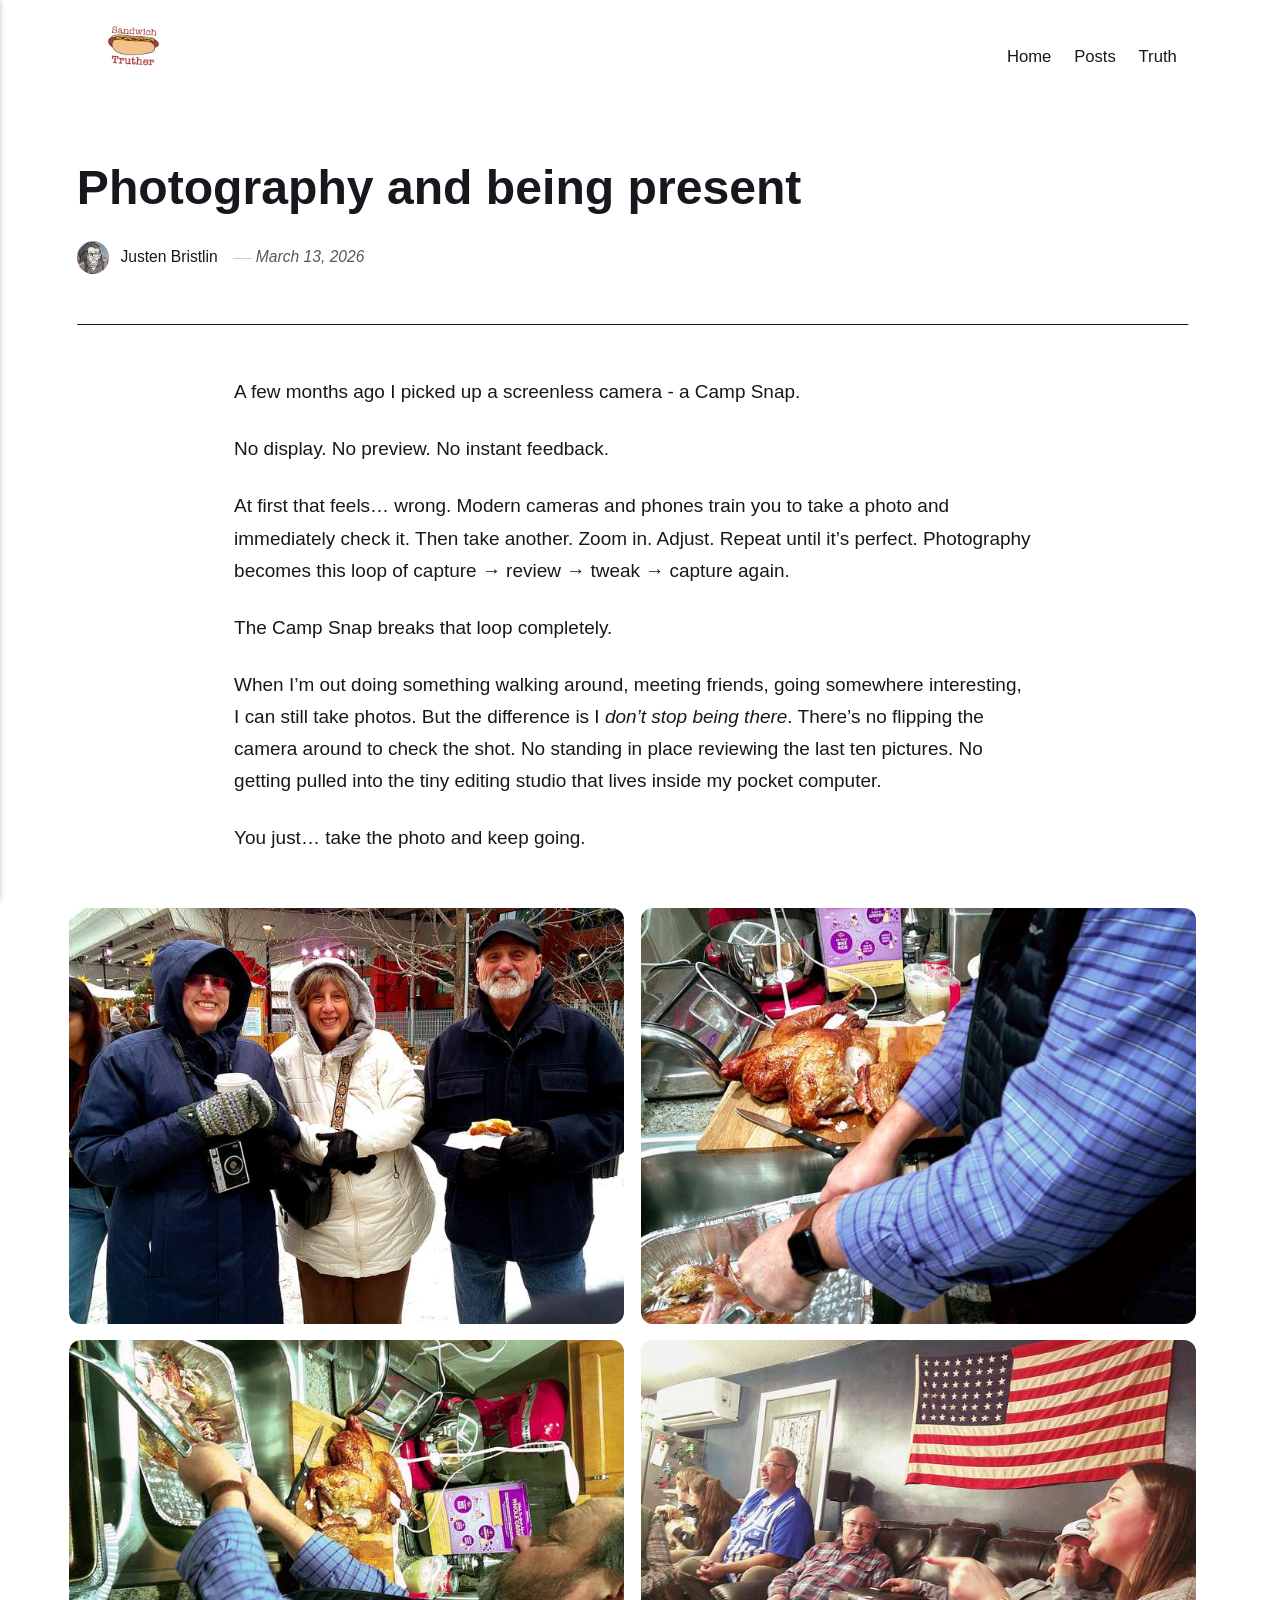
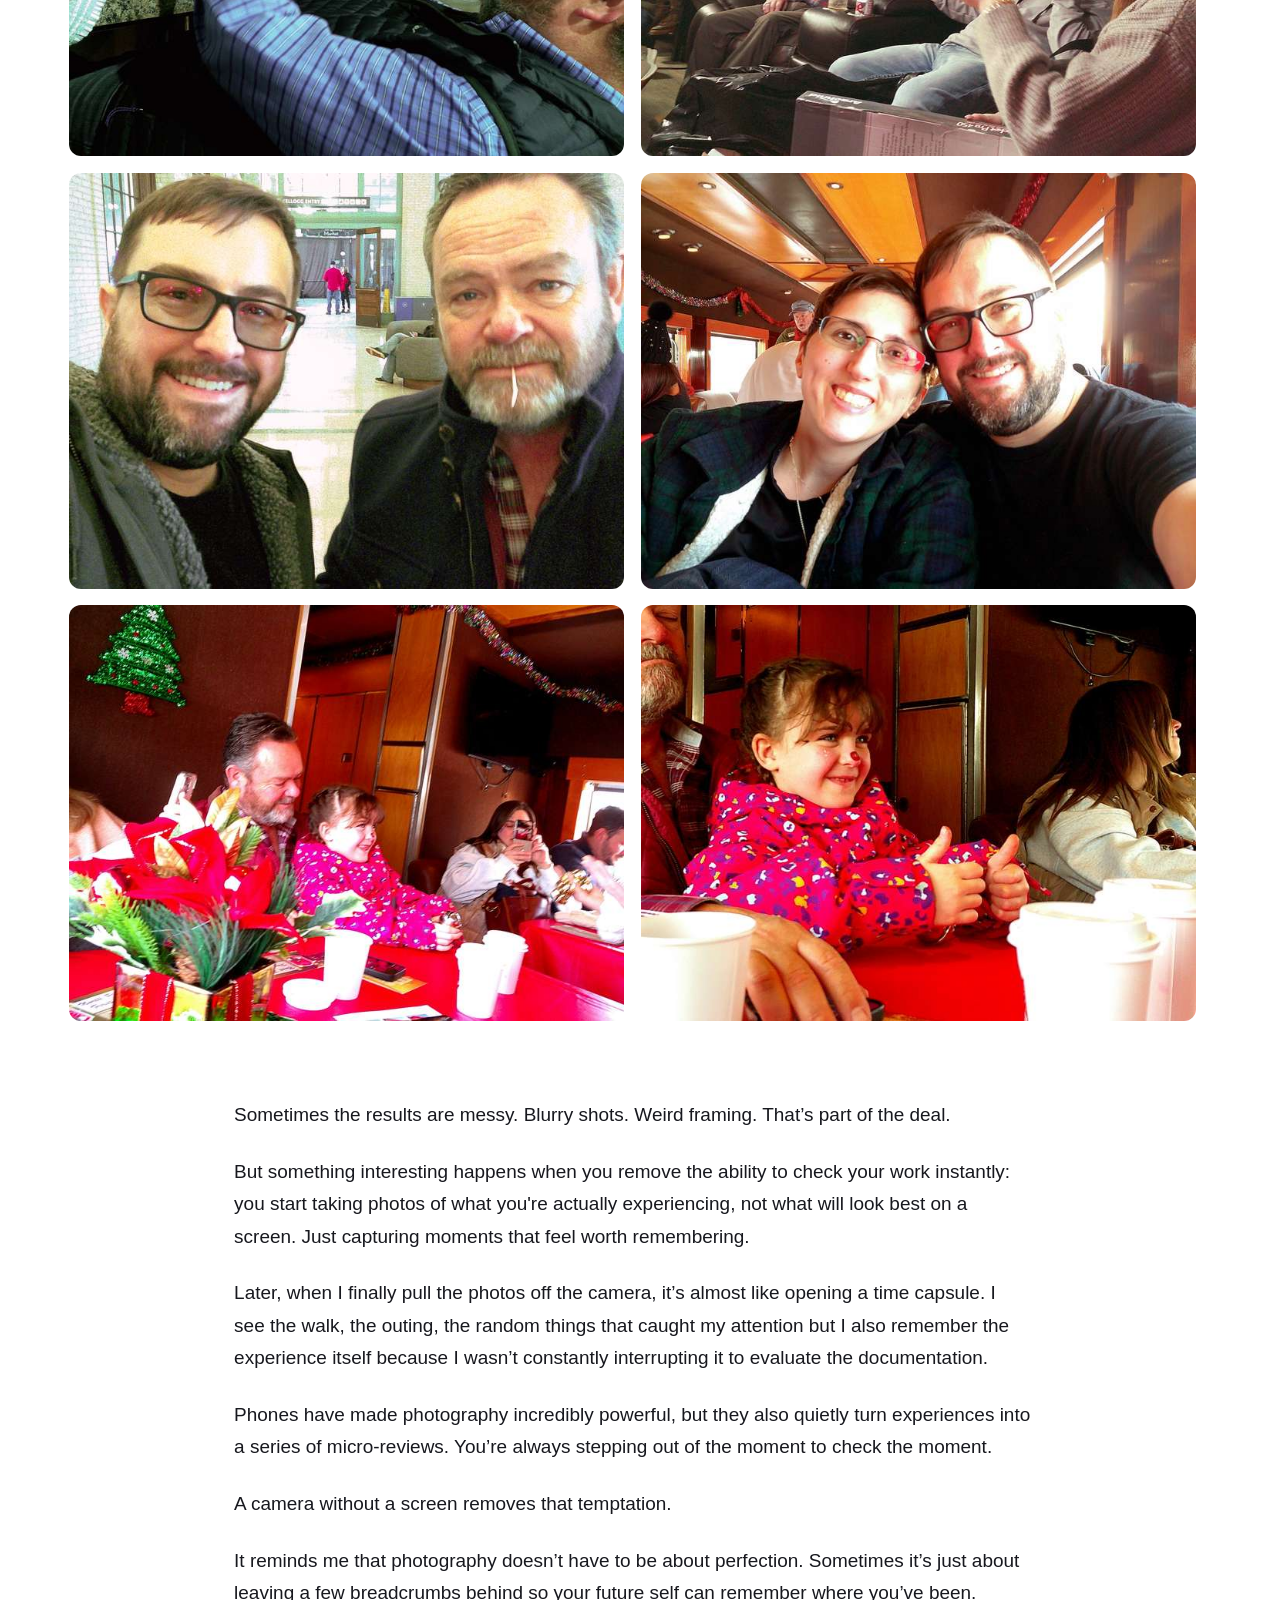
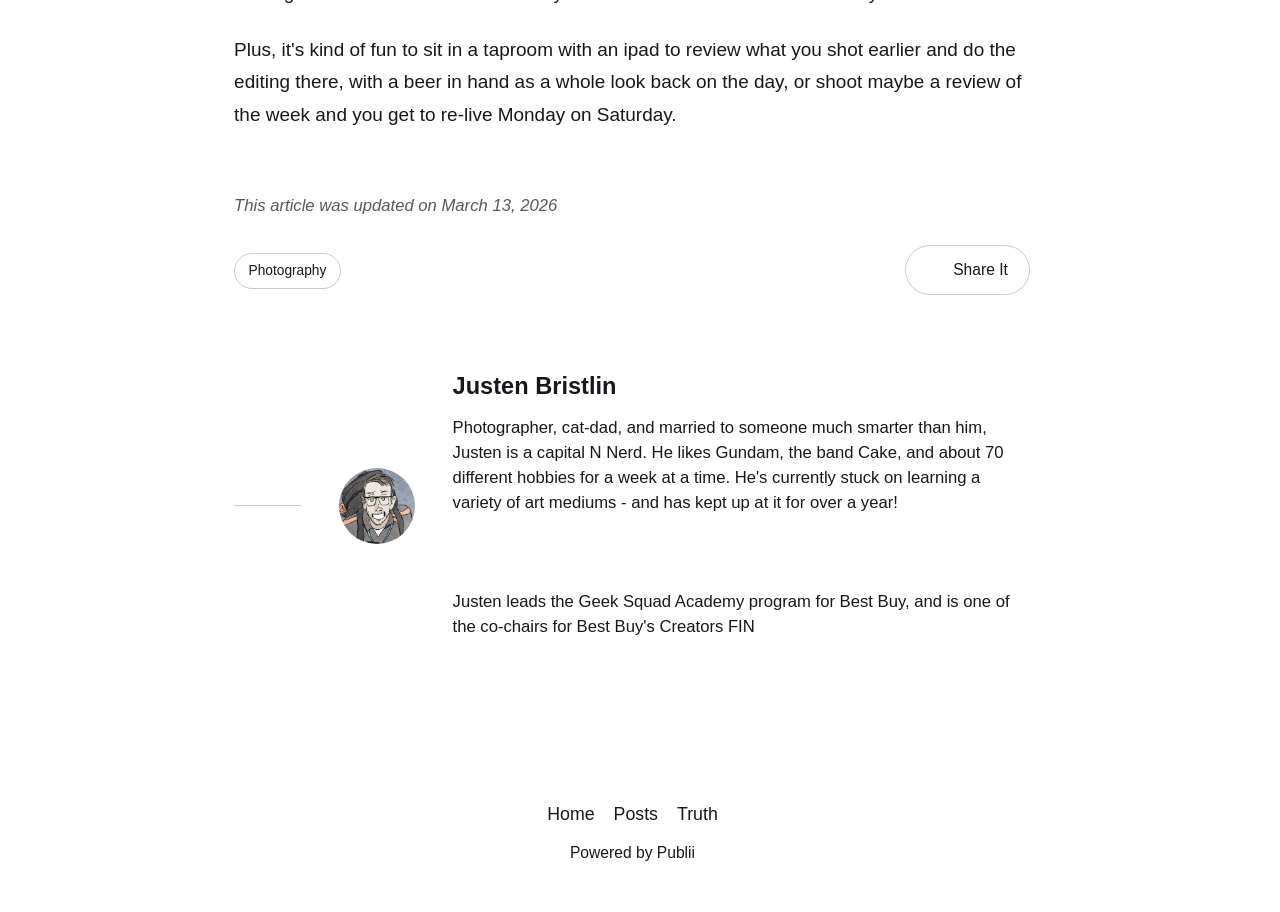
<file: photography-and-being-present.html>
<!DOCTYPE html><html lang="en-gb"><head><meta charset="utf-8"><meta http-equiv="X-UA-Compatible" content="IE=edge"><meta name="viewport" content="width=device-width,initial-scale=1"><title>Photography and being present - Justen&#x27;s blog</title><meta name="description" content="A few months ago I picked up a screenless camera - a Camp Snap. No display. No preview. No instant feedback. At first that feels… wrong. Modern cameras and phones train you to take a photo and immediately check it. Then take another. Zoom in."><meta name="generator" content="Publii Open-Source CMS for Static Site"><link rel="canonical" href="https://jaydubbee.github.io/Sour-Cream-and-Fire-Sauce/photography-and-being-present.html"><link rel="alternate" type="application/atom+xml" href="https://jaydubbee.github.io/Sour-Cream-and-Fire-Sauce/feed.xml" title="Justen&#x27;s blog - RSS"><link rel="alternate" type="application/json" href="https://jaydubbee.github.io/Sour-Cream-and-Fire-Sauce/feed.json" title="Justen&#x27;s blog - JSON"><meta property="og:title" content="Photography and being present"><meta property="og:image" content="https://jaydubbee.github.io/Sour-Cream-and-Fire-Sauce/media/website/Sandwich-Truther.png"><meta property="og:image:width" content="2752"><meta property="og:image:height" content="2064"><meta property="og:site_name" content="Justen's blog"><meta property="og:description" content="A few months ago I picked up a screenless camera - a Camp Snap. No display. No preview. No instant feedback. At first that feels… wrong. Modern cameras and phones train you to take a photo and immediately check it. Then take another. Zoom in."><meta property="og:url" content="https://jaydubbee.github.io/Sour-Cream-and-Fire-Sauce/photography-and-being-present.html"><meta property="og:type" content="article"><link rel="stylesheet" href="https://jaydubbee.github.io/Sour-Cream-and-Fire-Sauce/assets/css/style.css?v=dfd62100b0cac467c98e897f8062802e"><script type="application/ld+json">{"@context":"http://schema.org","@type":"Article","mainEntityOfPage":{"@type":"WebPage","@id":"https://jaydubbee.github.io/Sour-Cream-and-Fire-Sauce/photography-and-being-present.html"},"headline":"Photography and being present","datePublished":"2026-03-13T10:35-05:00","dateModified":"2026-03-13T12:11-05:00","image":{"@type":"ImageObject","url":"https://jaydubbee.github.io/Sour-Cream-and-Fire-Sauce/media/website/Sandwich-Truther.png","height":2064,"width":2752},"description":"A few months ago I picked up a screenless camera - a Camp Snap. No display. No preview. No instant feedback. At first that feels… wrong. Modern cameras and phones train you to take a photo and immediately check it. Then take another. Zoom in.","author":{"@type":"Person","name":"Justen Bristlin","url":"https://jaydubbee.github.io/Sour-Cream-and-Fire-Sauce/authors/justen-bristlin/"},"publisher":{"@type":"Organization","name":"Justen Bristlin","logo":{"@type":"ImageObject","url":"https://jaydubbee.github.io/Sour-Cream-and-Fire-Sauce/media/website/Sandwich-Truther.png","height":2064,"width":2752}}}</script><noscript><style>img[loading] {
                    opacity: 1;
                }</style></noscript></head><body class="post-template"><header class="top js-header"><a class="logo" href="https://jaydubbee.github.io/Sour-Cream-and-Fire-Sauce/"><img src="https://jaydubbee.github.io/Sour-Cream-and-Fire-Sauce/media/website/Sandwich-Truther.png" alt="Justen&#x27;s blog" width="2752" height="2064"></a><nav class="navbar js-navbar"><button class="navbar__toggle js-toggle" aria-label="Menu" aria-haspopup="true" aria-expanded="false"><span class="navbar__toggle-box"><span class="navbar__toggle-inner">Menu</span></span></button><ul class="navbar__menu"><li><a href="https://jaydubbee.github.io/Sour-Cream-and-Fire-Sauce/" title="Home" target="_self">Home</a></li><li><a href="https://jaydubbee.github.io/Sour-Cream-and-Fire-Sauce/" title="Posts" target="_self">Posts</a></li><li><a href="https://jaydubbee.github.io/Sour-Cream-and-Fire-Sauce/hey-hi-hello.html" title="Truth" target="_self">Truth</a></li></ul></nav></header><main class="post"><article class="content"><div class="hero hero--noimage"><header class="hero__content"><div class="wrapper"><h1>Photography and being present</h1><div class="feed__meta content__meta"><img src="https://jaydubbee.github.io/Sour-Cream-and-Fire-Sauce/media/website/Screenshot-2026-03-13-110055.png" loading="eager" height="445" width="484" class="feed__author-thumb" alt=""> <a href="https://jaydubbee.github.io/Sour-Cream-and-Fire-Sauce/authors/justen-bristlin/" class="feed__author">Justen Bristlin</a> <time datetime="2026-03-13T10:35" class="feed__date">March 13, 2026</time></div></div></header></div><div class="entry-wrapper content__entry"><p class="isSelectedEnd">A few months ago I picked up a screenless camera - a Camp Snap.</p><p class="isSelectedEnd">No display. No preview. No instant feedback.</p><p class="isSelectedEnd">At first that feels… wrong. Modern cameras and phones train you to take a photo and immediately check it. Then take another. Zoom in. Adjust. Repeat until it’s perfect. Photography becomes this loop of capture → review → tweak → capture again.</p><p class="isSelectedEnd">The Camp Snap breaks that loop completely.</p><p class="isSelectedEnd">When I’m out doing something walking around, meeting friends, going somewhere interesting, I can still take photos. But the difference is I <em>don’t stop being there</em>. There’s no flipping the camera around to check the shot. No standing in place reviewing the last ten pictures. No getting pulled into the tiny editing studio that lives inside my pocket computer.</p><p class="isSelectedEnd">You just… take the photo and keep going.</p><div class="gallery-wrapper gallery-wrapper--wide"><div class="gallery" data-is-empty="false" data-translation="Add images" data-columns="2"><figure class="gallery__item"><a href="https://jaydubbee.github.io/Sour-Cream-and-Fire-Sauce/media/posts/1/gallery/DSCF0002.JPG" data-size="3264x2448"><img loading="lazy" src="https://jaydubbee.github.io/Sour-Cream-and-Fire-Sauce/media/posts/1/gallery/DSCF0002-thumbnail.JPG" alt="" width="720" height="540"></a></figure><figure class="gallery__item"><a href="https://jaydubbee.github.io/Sour-Cream-and-Fire-Sauce/media/posts/1/gallery/DSCF0012.JPEG" data-size="3264x2448"><img loading="lazy" src="https://jaydubbee.github.io/Sour-Cream-and-Fire-Sauce/media/posts/1/gallery/DSCF0012-thumbnail.JPEG" alt="" width="720" height="540"></a></figure><figure class="gallery__item"><a href="https://jaydubbee.github.io/Sour-Cream-and-Fire-Sauce/media/posts/1/gallery/DSCF0013.JPEG" data-size="3264x2448"><img loading="lazy" src="https://jaydubbee.github.io/Sour-Cream-and-Fire-Sauce/media/posts/1/gallery/DSCF0013-thumbnail.JPEG" alt="" width="720" height="540"></a></figure><figure class="gallery__item"><a href="https://jaydubbee.github.io/Sour-Cream-and-Fire-Sauce/media/posts/1/gallery/DSCF0016.JPG" data-size="3264x2448"><img loading="lazy" src="https://jaydubbee.github.io/Sour-Cream-and-Fire-Sauce/media/posts/1/gallery/DSCF0016-thumbnail.JPG" alt="" width="720" height="540"></a></figure><figure class="gallery__item"><a href="https://jaydubbee.github.io/Sour-Cream-and-Fire-Sauce/media/posts/1/gallery/DSCF0019.JPEG" data-size="2879x2159"><img loading="lazy" src="https://jaydubbee.github.io/Sour-Cream-and-Fire-Sauce/media/posts/1/gallery/DSCF0019-thumbnail.JPEG" alt="" width="720" height="540"></a></figure><figure class="gallery__item"><a href="https://jaydubbee.github.io/Sour-Cream-and-Fire-Sauce/media/posts/1/gallery/DSCF0047.JPEG" data-size="3264x2448"><img loading="lazy" src="https://jaydubbee.github.io/Sour-Cream-and-Fire-Sauce/media/posts/1/gallery/DSCF0047-thumbnail.JPEG" alt="" width="720" height="540"></a></figure><figure class="gallery__item"><a href="https://jaydubbee.github.io/Sour-Cream-and-Fire-Sauce/media/posts/1/gallery/DSCF0064.JPG" data-size="3264x2448"><img loading="lazy" src="https://jaydubbee.github.io/Sour-Cream-and-Fire-Sauce/media/posts/1/gallery/DSCF0064-thumbnail.JPG" alt="" width="720" height="540"></a></figure><figure class="gallery__item"><a href="https://jaydubbee.github.io/Sour-Cream-and-Fire-Sauce/media/posts/1/gallery/DSCF0065.JPEG" data-size="2289x1717"><img loading="lazy" src="https://jaydubbee.github.io/Sour-Cream-and-Fire-Sauce/media/posts/1/gallery/DSCF0065-thumbnail.JPEG" alt="" width="720" height="540"></a></figure></div></div><p class="isSelectedEnd">Sometimes the results are messy. Blurry shots. Weird framing. That’s part of the deal.</p><p class="isSelectedEnd">But something interesting happens when you remove the ability to check your work instantly: you start taking photos of what you're actually experiencing, not what will look best on a screen. Just capturing moments that feel worth remembering.</p><p class="isSelectedEnd">Later, when I finally pull the photos off the camera, it’s almost like opening a time capsule. I see the walk, the outing, the random things that caught my attention but I also remember the experience itself because I wasn’t constantly interrupting it to evaluate the documentation.</p><p class="isSelectedEnd">Phones have made photography incredibly powerful, but they also quietly turn experiences into a series of micro-reviews. You’re always stepping out of the moment to check the moment.</p><p class="isSelectedEnd">A camera without a screen removes that temptation.</p><p>It reminds me that photography doesn’t have to be about perfection. Sometimes it’s just about leaving a few breadcrumbs behind so your future self can remember where you’ve been.</p><p>Plus, it's kind of fun to sit in a taproom with an ipad to review what you shot earlier and do the editing there, with a beer in hand as a whole look back on the day, or shoot maybe a review of the week and you get to re-live Monday on Saturday.</p></div><footer class="content__footer"><div class="entry-wrapper"><p class="content__updated">This article was updated on March 13, 2026</p><div class="content__actions"><ul class="content__tag"><li><a href="https://jaydubbee.github.io/Sour-Cream-and-Fire-Sauce/tags/photography/">Photography</a></li></ul><div class="content__share"><button class="btn--icon content__share-button js-content__share-button"><svg width="20" height="20" aria-hidden="true"><use xlink:href="https://jaydubbee.github.io/Sour-Cream-and-Fire-Sauce/assets/svg/svg-map.svg#share"></use></svg> <span>Share It</span></button><div class="content__share-popup js-content__share-popup"></div></div></div><div class="content__bio bio"><img src="https://jaydubbee.github.io/Sour-Cream-and-Fire-Sauce/media/website/Screenshot-2026-03-13-110055.png" loading="lazy" height="445" width="484" class="bio__avatar" alt=""><div><h3 class="h4 bio__name"><a href="https://jaydubbee.github.io/Sour-Cream-and-Fire-Sauce/authors/justen-bristlin/" rel="author">Justen Bristlin</a></h3><div class="bio__desc"><p>Photographer, cat-dad, and married to someone much smarter than him, Justen is a capital N Nerd. He likes Gundam, the band Cake, and about 70 different hobbies for a week at a time. He's currently stuck on learning a variety of art mediums - and has kept up at it for over a year!</p><p> </p><p>Justen leads the Geek Squad Academy program for Best Buy, and is one of the co-chairs for Best Buy's Creators FIN</p></div></div></div></div></footer></article></main><footer class="footer footer--glued"><div class="wrapper"><nav class="footer__nav"><ul><li><a href="https://jaydubbee.github.io/Sour-Cream-and-Fire-Sauce/" class="al" title="Home" target="_self">Home</a></li><li><a href="https://jaydubbee.github.io/Sour-Cream-and-Fire-Sauce/" class="al" title="Posts" target="_self">Posts</a></li><li><a href="https://jaydubbee.github.io/Sour-Cream-and-Fire-Sauce/hey-hi-hello.html" class="al" title="Truth" target="_self">Truth</a></li></ul></nav><div class="footer__copyright"><p>Powered by Publii</p></div><button id="backToTop" class="footer__bttop" aria-label="Back to top" title="Back to top"><svg width="20" height="20"><use xlink:href="https://jaydubbee.github.io/Sour-Cream-and-Fire-Sauce/assets/svg/svg-map.svg#toparrow"/></svg></button></div></footer><script defer="defer" src="https://jaydubbee.github.io/Sour-Cream-and-Fire-Sauce/assets/js/scripts.min.js?v=d0fc1030089a37f93a2d51bf6d07565c"></script><script>window.publiiThemeMenuConfig={mobileMenuMode:'sidebar',animationSpeed:300,submenuWidth: 'auto',doubleClickTime:500,mobileMenuExpandableSubmenus:true,relatedContainerForOverlayMenuSelector:'.top'};</script><script>var images = document.querySelectorAll('img[loading]');
        for (var i = 0; i < images.length; i++) {
            if (images[i].complete) {
                images[i].classList.add('is-loaded');
            } else {
                images[i].addEventListener('load', function () {
                    this.classList.add('is-loaded');
                }, false);
            }
        }</script></body></html>
</file>
